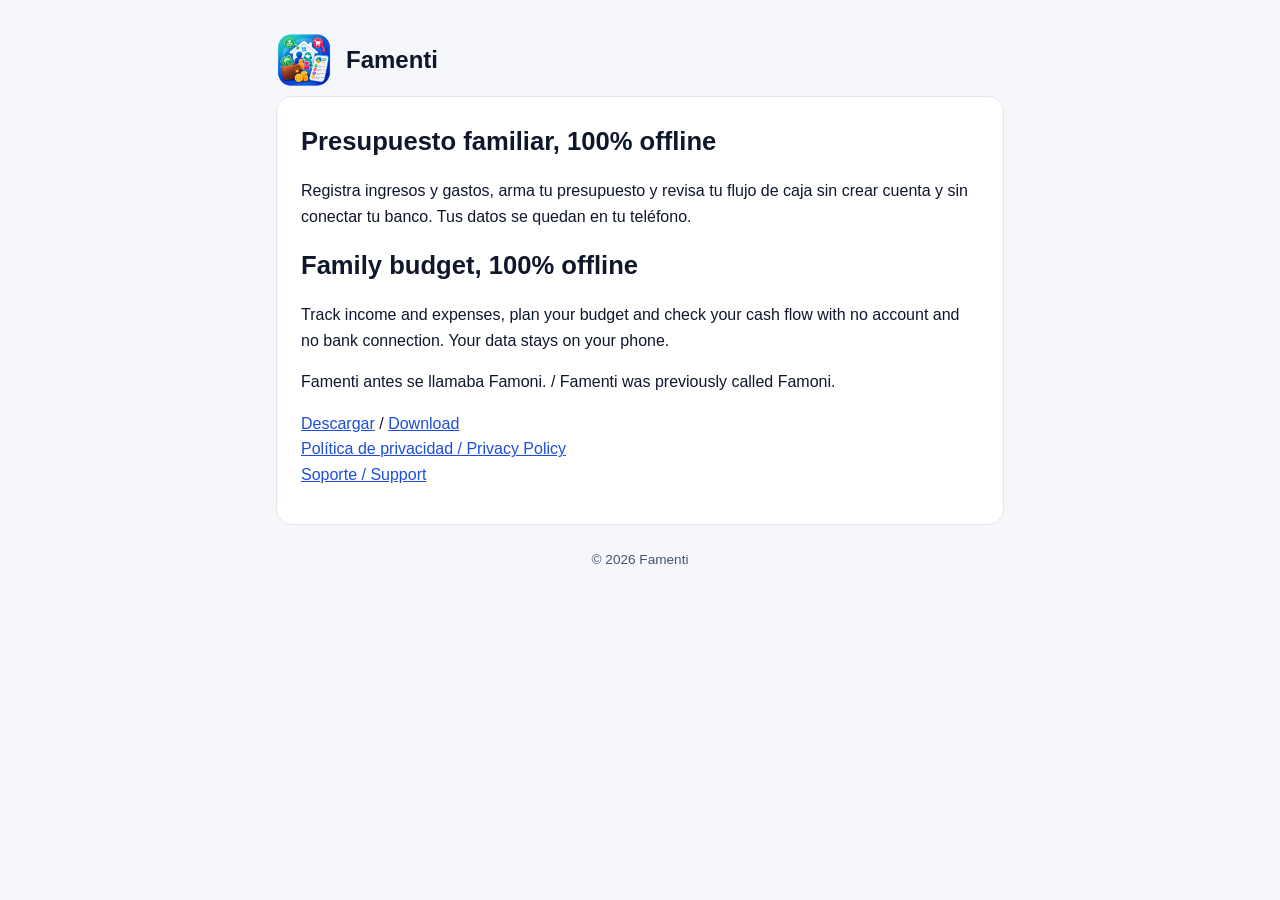
<file: index.html>
<!doctype html>
<html lang="es">
<head>
<meta charset="utf-8">
<meta name="viewport" content="width=device-width, initial-scale=1">
<title>Famenti</title>
<link rel="icon" href="icon.png">
<link rel="stylesheet" href="style.css">
</head>
<body>
<main>
<header><img src="icon.png" alt=""><a href="./">Famenti</a></header>
<section>
<h1>Presupuesto familiar, 100% offline</h1>
<p>Registra ingresos y gastos, arma tu presupuesto y revisa tu flujo de caja sin crear cuenta y sin conectar tu banco. Tus datos se quedan en tu teléfono.</p>
<h1 lang="en">Family budget, 100% offline</h1>
<p lang="en">Track income and expenses, plan your budget and check your cash flow with no account and no bank connection. Your data stays on your phone.</p>
<p>Famenti antes se llamaba Famoni. / <span lang="en">Famenti was previously called Famoni.</span></p>
<p><a href="descargar/">Descargar</a> / <a href="download/">Download</a><br><a href="privacy/">Política de privacidad / Privacy Policy</a><br><a href="support/">Soporte / Support</a></p>
</section>
<footer>© 2026 Famenti</footer>
</main>
</body>
</html>
</file>
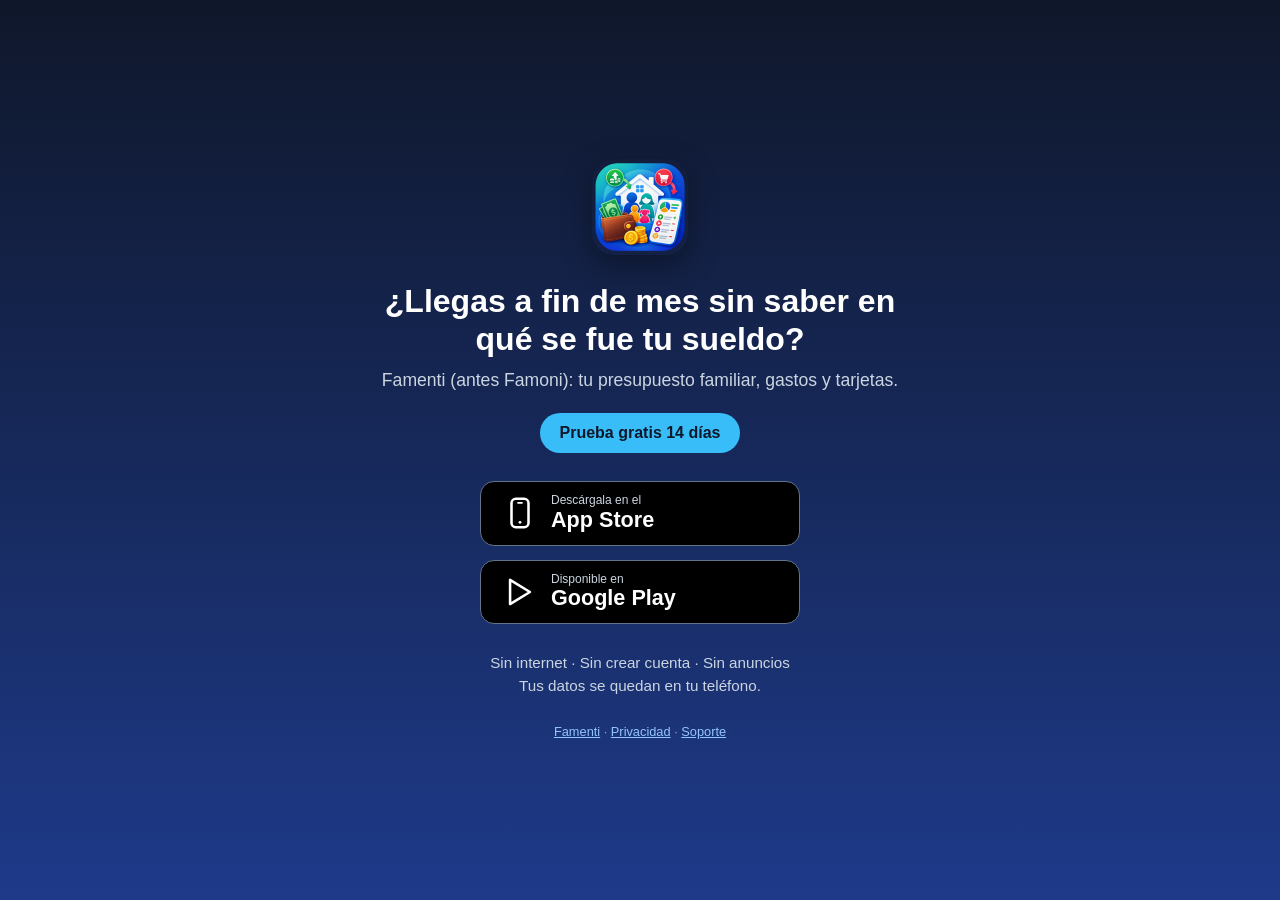
<file: descargar/index.html>
<!doctype html>
<html lang="es">
<head>
<meta charset="utf-8">
<meta name="viewport" content="width=device-width, initial-scale=1">
<title>Descarga Famenti</title>
<meta name="description" content="Presupuesto familiar, gastos y tarjetas. Sin internet, 100% privado. Prueba gratis 14 días.">
<meta property="og:title" content="Famenti: Presupuesto Familiar">
<meta property="og:description" content="¿Llegas a fin de mes sin saber en qué se fue tu sueldo? Prueba Famenti gratis 14 días.">
<meta property="og:image" content="https://andresvallejobaldeon.github.io/famoni/icon.png">
<meta property="og:url" content="https://andresvallejobaldeon.github.io/famoni/descargar/">
<link rel="icon" href="../icon.png">
<script>
// Sends each phone to its own store; computers stay on the page with both buttons.
// Add ?ver to the URL to see the page on a phone without being redirected.
(function () {
  if (/[?&]ver\b/.test(location.search)) return;
  var ua = navigator.userAgent || "";
  var ios = /iPhone|iPad|iPod/i.test(ua) || (navigator.platform === "MacIntel" && navigator.maxTouchPoints > 1);
  if (ios) location.replace("https://apps.apple.com/app/id6822005921");
  else if (/Android/i.test(ua)) location.replace("https://play.google.com/store/apps/details?id=com.e2eas.famoni");
})();
</script>
<style>
*{box-sizing:border-box}
body{margin:0;min-height:100vh;display:flex;align-items:center;justify-content:center;padding:32px 16px;
  background:linear-gradient(180deg,#0F172A 0%,#1E3A8A 100%);color:#fff;
  font:16px/1.5 -apple-system,BlinkMacSystemFont,"Segoe UI",Roboto,Helvetica,Arial,sans-serif;text-align:center}
main{max-width:520px;width:100%}
.icon{width:96px;height:96px;border-radius:22px;box-shadow:0 10px 30px rgba(0,0,0,.35)}
h1{font-size:2rem;line-height:1.2;margin:20px 0 8px}
.lead{color:#CBD5E1;font-size:1.1rem;margin:0 0 6px}
.trial{display:inline-block;margin:14px 0 28px;padding:8px 20px;border-radius:999px;background:#38BDF8;color:#0F172A;font-weight:700}
.stores{display:flex;flex-direction:column;gap:14px;align-items:center}
.store{display:flex;align-items:center;gap:14px;width:100%;max-width:320px;padding:12px 22px;border-radius:14px;
  background:#000;color:#fff;text-decoration:none;border:1.5px solid #64748B;transition:transform .15s,border-color .15s}
.store:hover,.store:focus-visible{transform:translateY(-2px);border-color:#fff}
.store svg{width:34px;height:34px;flex:none}
.store span{display:flex;flex-direction:column;align-items:flex-start;line-height:1.15}
.store small{font-size:.75rem;color:#CBD5E1}
.store b{font-size:1.35rem;font-weight:600}
.facts{color:#CBD5E1;font-size:.95rem;margin:28px 0 0}
footer{margin-top:24px;font-size:.8rem;color:#94A3B8}
footer a{color:#93C5FD}
</style>
</head>
<body>
<main>
<img class="icon" src="../icon.png" alt="Famenti">
<h1>¿Llegas a fin de mes sin saber en qué se fue tu sueldo?</h1>
<p class="lead">Famenti (antes Famoni): tu presupuesto familiar, gastos y tarjetas.</p>
<span class="trial">Prueba gratis 14 días</span>
<div class="stores">
  <a class="store" href="https://apps.apple.com/app/id6822005921">
    <svg viewBox="0 0 24 24" fill="#fff" aria-hidden="true"><rect x="6" y="2" width="12" height="20" rx="3" fill="none" stroke="#fff" stroke-width="1.8"/><rect x="10" y="4.2" width="4" height="1.2" rx=".6"/><circle cx="12" cy="18.6" r="1"/></svg>
    <span><small>Descárgala en el</small><b>App Store</b></span>
  </a>
  <a class="store" href="https://play.google.com/store/apps/details?id=com.e2eas.famoni">
    <svg viewBox="0 0 24 24" aria-hidden="true"><path d="M5 3.5v17l14-8.5z" fill="none" stroke="#fff" stroke-width="1.8" stroke-linejoin="round"/></svg>
    <span><small>Disponible en</small><b>Google Play</b></span>
  </a>
</div>
<p class="facts">Sin internet · Sin crear cuenta · Sin anuncios<br>Tus datos se quedan en tu teléfono.</p>
<footer><a href="../">Famenti</a> · <a href="../privacy/">Privacidad</a> · <a href="../support/">Soporte</a></footer>
</main>
</body>
</html>
</file>
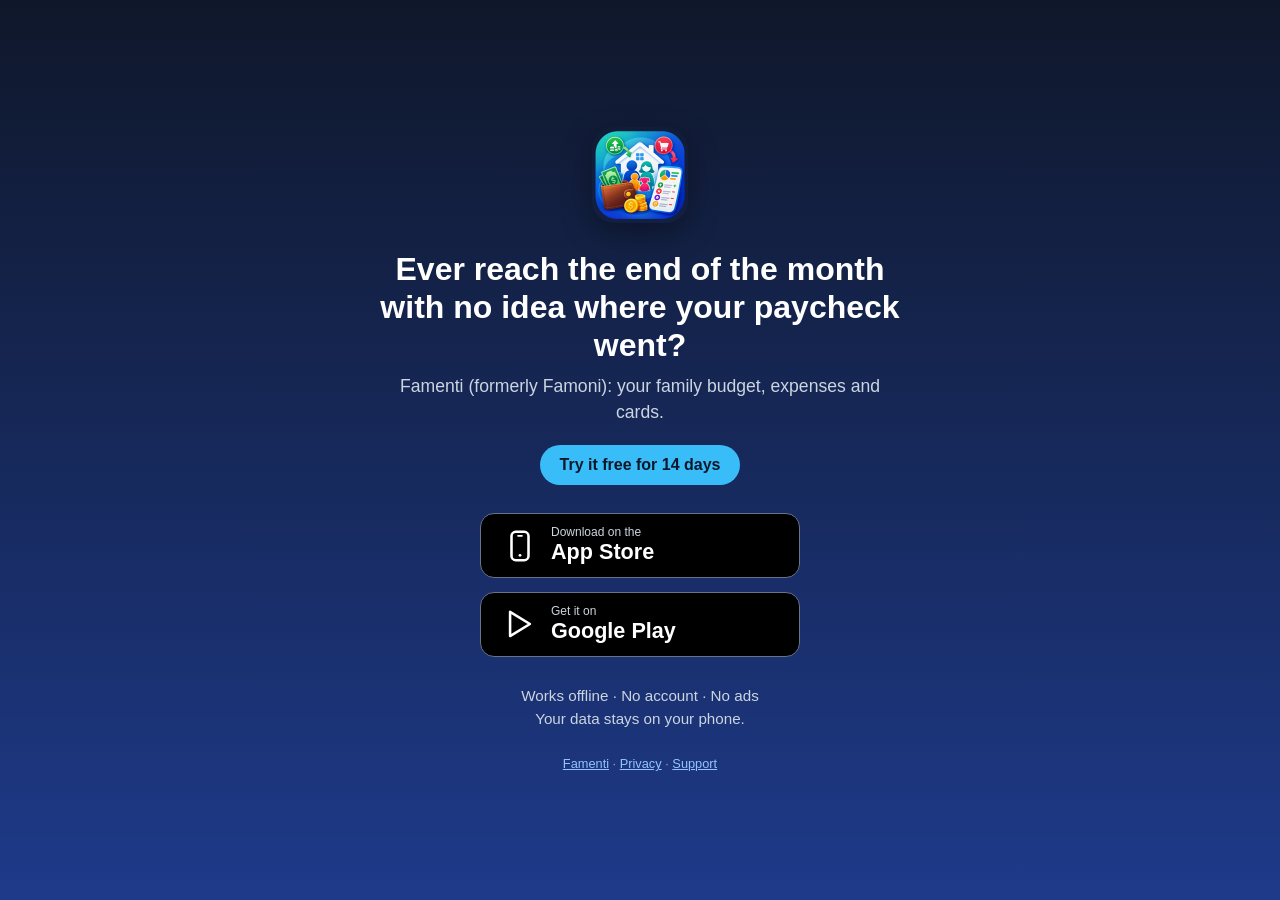
<file: download/index.html>
<!doctype html>
<html lang="en">
<head>
<meta charset="utf-8">
<meta name="viewport" content="width=device-width, initial-scale=1">
<title>Download Famenti</title>
<meta name="description" content="Family budget, expenses and cards. Works offline, 100% private. Try it free for 14 days.">
<meta property="og:title" content="Famenti: Family Budget">
<meta property="og:description" content="Ever reach the end of the month with no idea where your paycheck went? Try Famenti free for 14 days.">
<meta property="og:image" content="https://andresvallejobaldeon.github.io/famoni/icon.png">
<meta property="og:url" content="https://andresvallejobaldeon.github.io/famoni/download/">
<link rel="icon" href="../icon.png">
<script>
// Sends each phone to its own store; computers stay on the page with both buttons.
// Add ?ver to the URL to see the page on a phone without being redirected.
(function () {
  if (/[?&]ver\b/.test(location.search)) return;
  var ua = navigator.userAgent || "";
  var ios = /iPhone|iPad|iPod/i.test(ua) || (navigator.platform === "MacIntel" && navigator.maxTouchPoints > 1);
  if (ios) location.replace("https://apps.apple.com/app/id6822005921");
  else if (/Android/i.test(ua)) location.replace("https://play.google.com/store/apps/details?id=com.e2eas.famoni");
})();
</script>
<style>
*{box-sizing:border-box}
body{margin:0;min-height:100vh;display:flex;align-items:center;justify-content:center;padding:32px 16px;
  background:linear-gradient(180deg,#0F172A 0%,#1E3A8A 100%);color:#fff;
  font:16px/1.5 -apple-system,BlinkMacSystemFont,"Segoe UI",Roboto,Helvetica,Arial,sans-serif;text-align:center}
main{max-width:520px;width:100%}
.icon{width:96px;height:96px;border-radius:22px;box-shadow:0 10px 30px rgba(0,0,0,.35)}
h1{font-size:2rem;line-height:1.2;margin:20px 0 8px}
.lead{color:#CBD5E1;font-size:1.1rem;margin:0 0 6px}
.trial{display:inline-block;margin:14px 0 28px;padding:8px 20px;border-radius:999px;background:#38BDF8;color:#0F172A;font-weight:700}
.stores{display:flex;flex-direction:column;gap:14px;align-items:center}
.store{display:flex;align-items:center;gap:14px;width:100%;max-width:320px;padding:12px 22px;border-radius:14px;
  background:#000;color:#fff;text-decoration:none;border:1.5px solid #64748B;transition:transform .15s,border-color .15s}
.store:hover,.store:focus-visible{transform:translateY(-2px);border-color:#fff}
.store svg{width:34px;height:34px;flex:none}
.store span{display:flex;flex-direction:column;align-items:flex-start;line-height:1.15}
.store small{font-size:.75rem;color:#CBD5E1}
.store b{font-size:1.35rem;font-weight:600}
.facts{color:#CBD5E1;font-size:.95rem;margin:28px 0 0}
footer{margin-top:24px;font-size:.8rem;color:#94A3B8}
footer a{color:#93C5FD}
</style>
</head>
<body>
<main>
<img class="icon" src="../icon.png" alt="Famenti">
<h1>Ever reach the end of the month with no idea where your paycheck went?</h1>
<p class="lead">Famenti (formerly Famoni): your family budget, expenses and cards.</p>
<span class="trial">Try it free for 14 days</span>
<div class="stores">
  <a class="store" href="https://apps.apple.com/app/id6822005921">
    <svg viewBox="0 0 24 24" fill="#fff" aria-hidden="true"><rect x="6" y="2" width="12" height="20" rx="3" fill="none" stroke="#fff" stroke-width="1.8"/><rect x="10" y="4.2" width="4" height="1.2" rx=".6"/><circle cx="12" cy="18.6" r="1"/></svg>
    <span><small>Download on the</small><b>App Store</b></span>
  </a>
  <a class="store" href="https://play.google.com/store/apps/details?id=com.e2eas.famoni">
    <svg viewBox="0 0 24 24" aria-hidden="true"><path d="M5 3.5v17l14-8.5z" fill="none" stroke="#fff" stroke-width="1.8" stroke-linejoin="round"/></svg>
    <span><small>Get it on</small><b>Google Play</b></span>
  </a>
</div>
<p class="facts">Works offline · No account · No ads<br>Your data stays on your phone.</p>
<footer><a href="../">Famenti</a> · <a href="../privacy/#en">Privacy</a> · <a href="../support/#en">Support</a></footer>
</main>
</body>
</html>
</file>
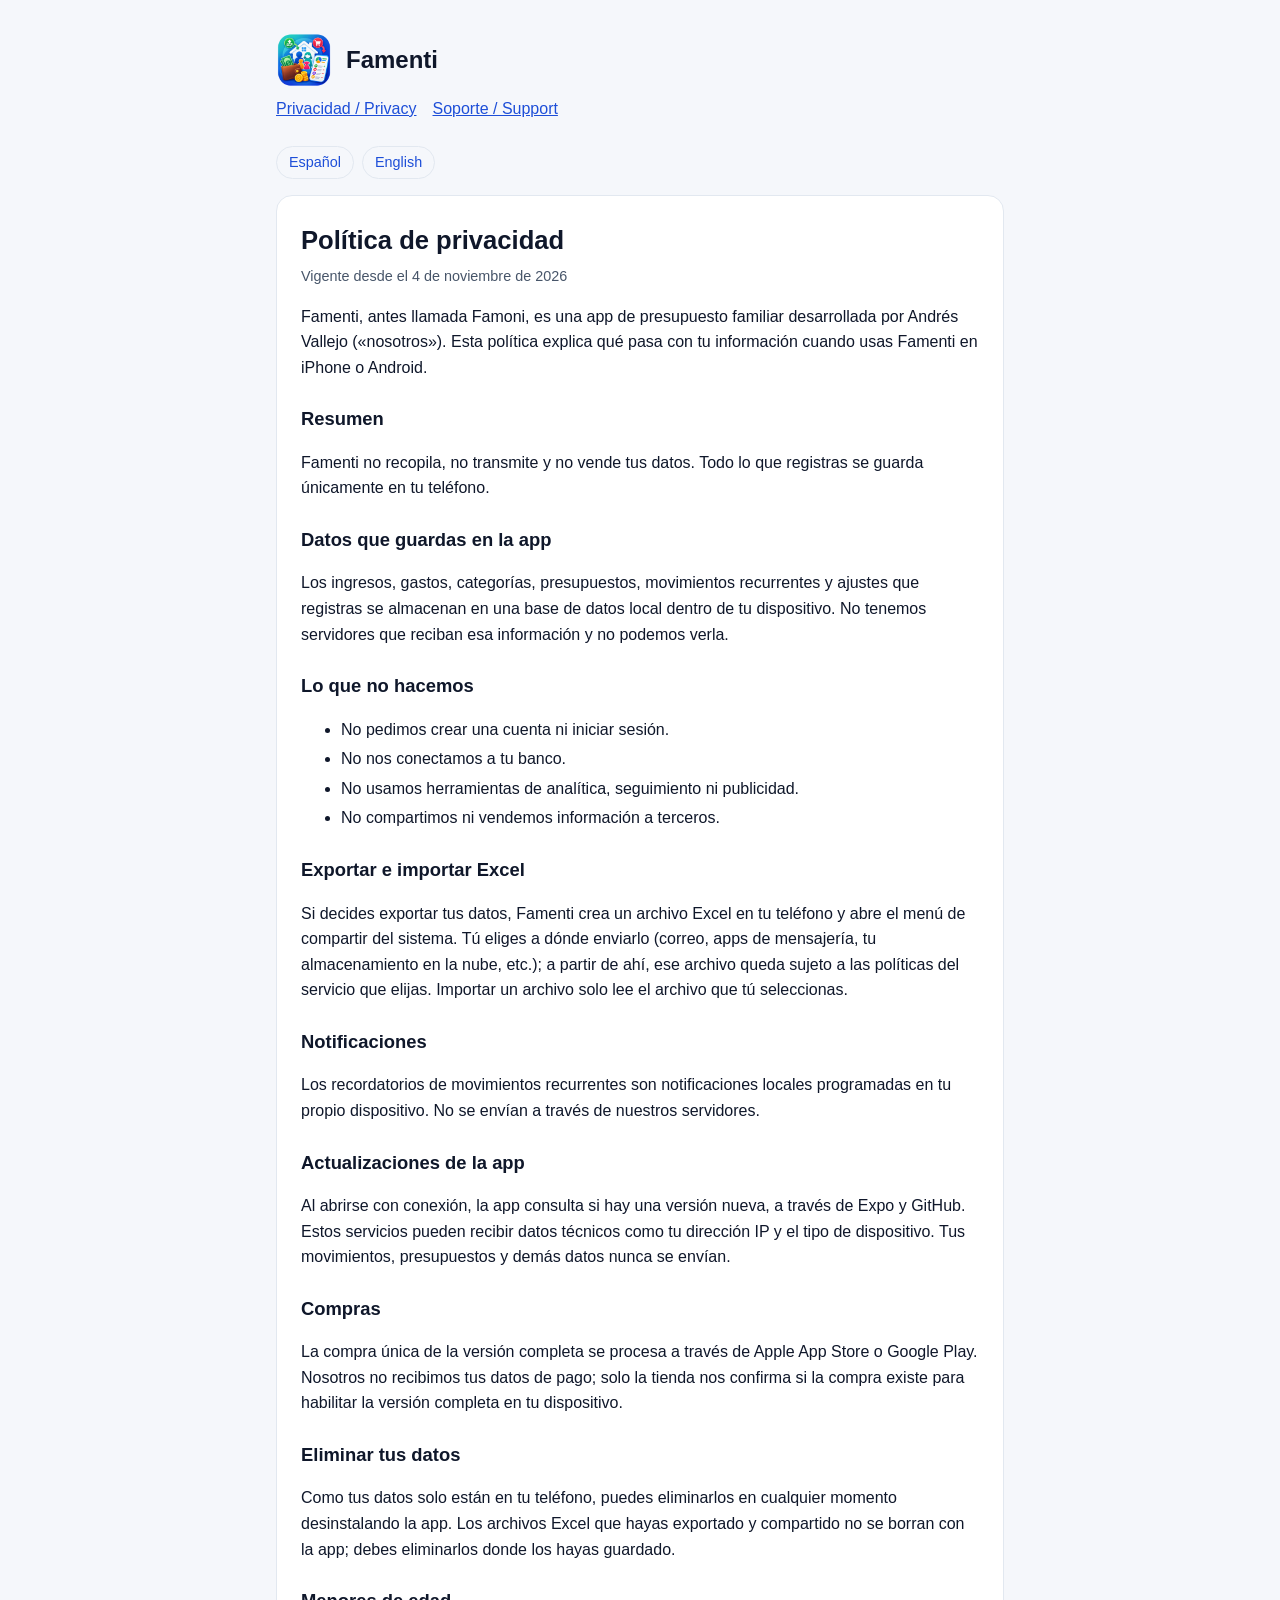
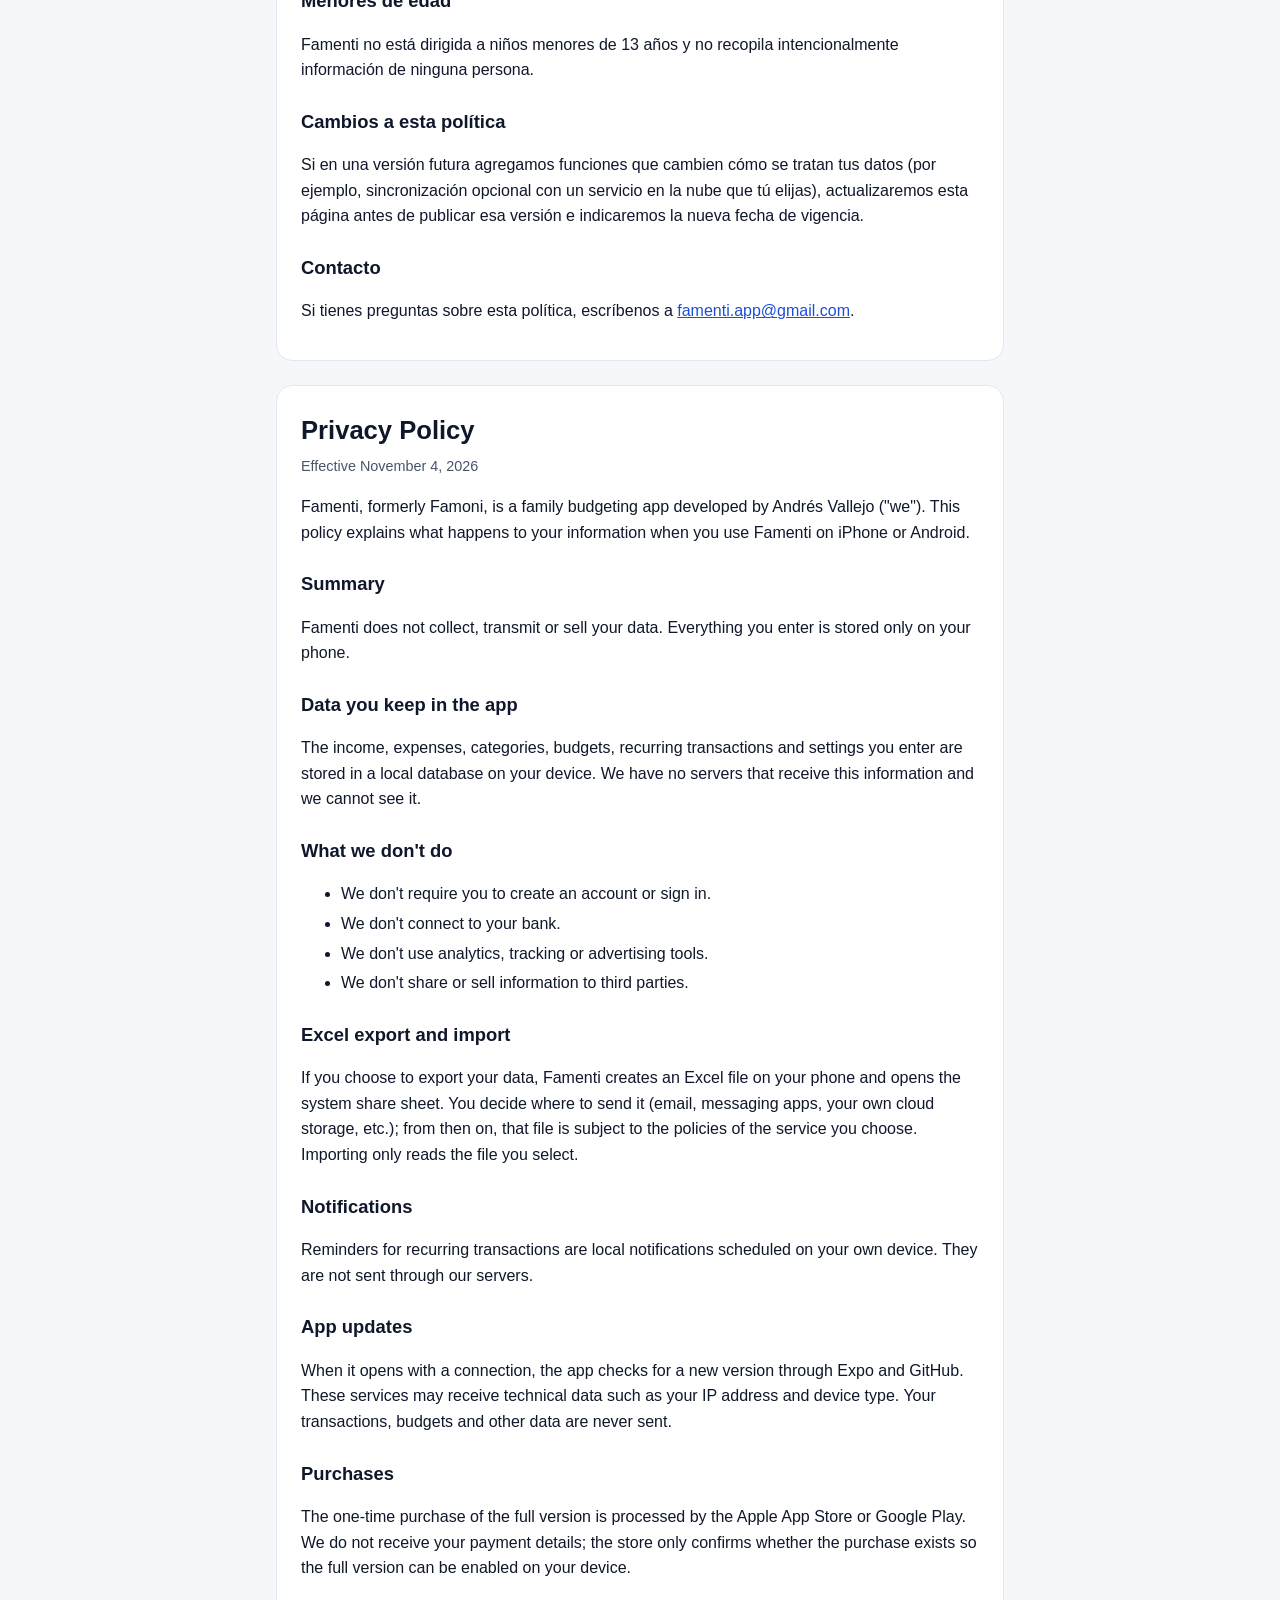
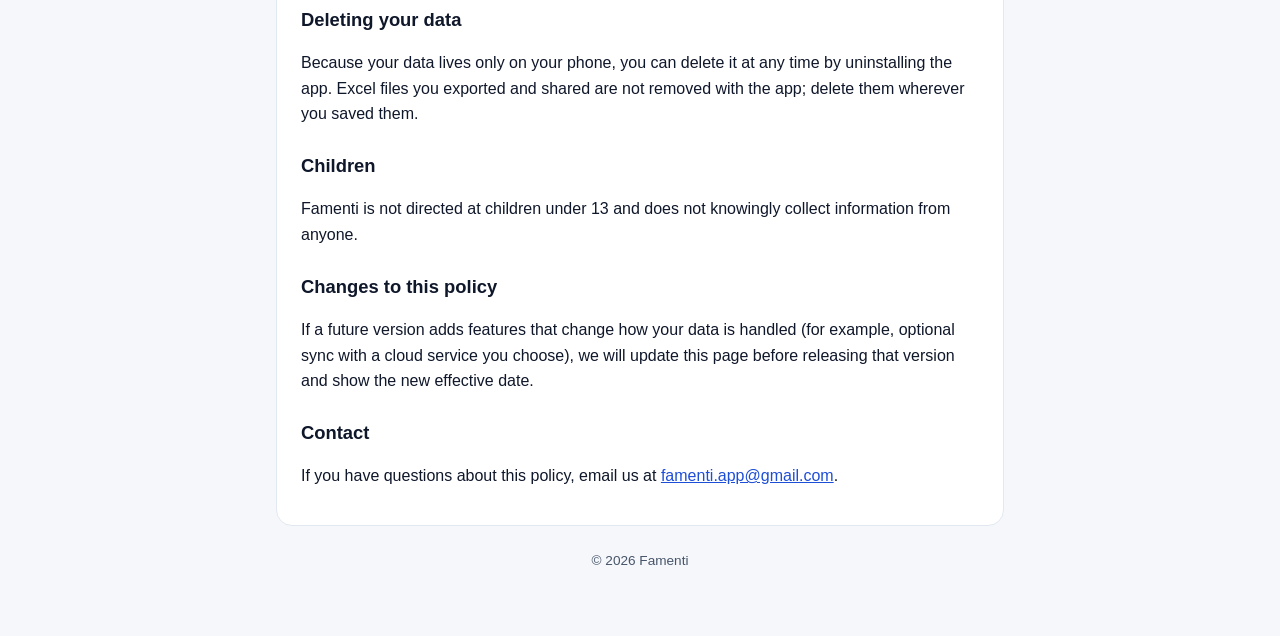
<file: privacy/index.html>
<!doctype html>
<html lang="es">
<head>
<meta charset="utf-8">
<meta name="viewport" content="width=device-width, initial-scale=1">
<title>Famenti – Política de privacidad / Privacy Policy</title>
<link rel="icon" href="../icon.png">
<link rel="stylesheet" href="../style.css">
</head>
<body>
<main>
<header><img src="../icon.png" alt=""><a href="../">Famenti</a></header>
<nav><a href="../privacy/">Privacidad / Privacy</a><a href="../support/">Soporte / Support</a></nav>
<div class="lang"><a href="#es">Español</a><a href="#en">English</a></div>

<section id="es" lang="es">
<h1>Política de privacidad</h1>
<p class="meta">Vigente desde el 4 de noviembre de 2026</p>
<p>Famenti, antes llamada Famoni, es una app de presupuesto familiar desarrollada por Andrés Vallejo («nosotros»). Esta política explica qué pasa con tu información cuando usas Famenti en iPhone o Android.</p>

<h2>Resumen</h2>
<p>Famenti no recopila, no transmite y no vende tus datos. Todo lo que registras se guarda únicamente en tu teléfono.</p>

<h2>Datos que guardas en la app</h2>
<p>Los ingresos, gastos, categorías, presupuestos, movimientos recurrentes y ajustes que registras se almacenan en una base de datos local dentro de tu dispositivo. No tenemos servidores que reciban esa información y no podemos verla.</p>

<h2>Lo que no hacemos</h2>
<ul>
<li>No pedimos crear una cuenta ni iniciar sesión.</li>
<li>No nos conectamos a tu banco.</li>
<li>No usamos herramientas de analítica, seguimiento ni publicidad.</li>
<li>No compartimos ni vendemos información a terceros.</li>
</ul>

<h2>Exportar e importar Excel</h2>
<p>Si decides exportar tus datos, Famenti crea un archivo Excel en tu teléfono y abre el menú de compartir del sistema. Tú eliges a dónde enviarlo (correo, apps de mensajería, tu almacenamiento en la nube, etc.); a partir de ahí, ese archivo queda sujeto a las políticas del servicio que elijas. Importar un archivo solo lee el archivo que tú seleccionas.</p>

<h2>Notificaciones</h2>
<p>Los recordatorios de movimientos recurrentes son notificaciones locales programadas en tu propio dispositivo. No se envían a través de nuestros servidores.</p>

<h2>Actualizaciones de la app</h2>
<p>Al abrirse con conexión, la app consulta si hay una versión nueva, a través de Expo y GitHub. Estos servicios pueden recibir datos técnicos como tu dirección IP y el tipo de dispositivo. Tus movimientos, presupuestos y demás datos nunca se envían.</p>

<h2>Compras</h2>
<p>La compra única de la versión completa se procesa a través de Apple App Store o Google Play. Nosotros no recibimos tus datos de pago; solo la tienda nos confirma si la compra existe para habilitar la versión completa en tu dispositivo.</p>

<h2>Eliminar tus datos</h2>
<p>Como tus datos solo están en tu teléfono, puedes eliminarlos en cualquier momento desinstalando la app. Los archivos Excel que hayas exportado y compartido no se borran con la app; debes eliminarlos donde los hayas guardado.</p>

<h2>Menores de edad</h2>
<p>Famenti no está dirigida a niños menores de 13 años y no recopila intencionalmente información de ninguna persona.</p>

<h2>Cambios a esta política</h2>
<p>Si en una versión futura agregamos funciones que cambien cómo se tratan tus datos (por ejemplo, sincronización opcional con un servicio en la nube que tú elijas), actualizaremos esta página antes de publicar esa versión e indicaremos la nueva fecha de vigencia.</p>

<h2>Contacto</h2>
<p>Si tienes preguntas sobre esta política, escríbenos a <a href="mailto:famenti.app@gmail.com">famenti.app@gmail.com</a>.</p>
</section>

<section id="en" lang="en">
<h1>Privacy Policy</h1>
<p class="meta">Effective November 4, 2026</p>
<p>Famenti, formerly Famoni, is a family budgeting app developed by Andrés Vallejo ("we"). This policy explains what happens to your information when you use Famenti on iPhone or Android.</p>

<h2>Summary</h2>
<p>Famenti does not collect, transmit or sell your data. Everything you enter is stored only on your phone.</p>

<h2>Data you keep in the app</h2>
<p>The income, expenses, categories, budgets, recurring transactions and settings you enter are stored in a local database on your device. We have no servers that receive this information and we cannot see it.</p>

<h2>What we don't do</h2>
<ul>
<li>We don't require you to create an account or sign in.</li>
<li>We don't connect to your bank.</li>
<li>We don't use analytics, tracking or advertising tools.</li>
<li>We don't share or sell information to third parties.</li>
</ul>

<h2>Excel export and import</h2>
<p>If you choose to export your data, Famenti creates an Excel file on your phone and opens the system share sheet. You decide where to send it (email, messaging apps, your own cloud storage, etc.); from then on, that file is subject to the policies of the service you choose. Importing only reads the file you select.</p>

<h2>Notifications</h2>
<p>Reminders for recurring transactions are local notifications scheduled on your own device. They are not sent through our servers.</p>

<h2>App updates</h2>
<p>When it opens with a connection, the app checks for a new version through Expo and GitHub. These services may receive technical data such as your IP address and device type. Your transactions, budgets and other data are never sent.</p>

<h2>Purchases</h2>
<p>The one-time purchase of the full version is processed by the Apple App Store or Google Play. We do not receive your payment details; the store only confirms whether the purchase exists so the full version can be enabled on your device.</p>

<h2>Deleting your data</h2>
<p>Because your data lives only on your phone, you can delete it at any time by uninstalling the app. Excel files you exported and shared are not removed with the app; delete them wherever you saved them.</p>

<h2>Children</h2>
<p>Famenti is not directed at children under 13 and does not knowingly collect information from anyone.</p>

<h2>Changes to this policy</h2>
<p>If a future version adds features that change how your data is handled (for example, optional sync with a cloud service you choose), we will update this page before releasing that version and show the new effective date.</p>

<h2>Contact</h2>
<p>If you have questions about this policy, email us at <a href="mailto:famenti.app@gmail.com">famenti.app@gmail.com</a>.</p>
</section>

<footer>© 2026 Famenti</footer>
</main>
</body>
</html>
</file>
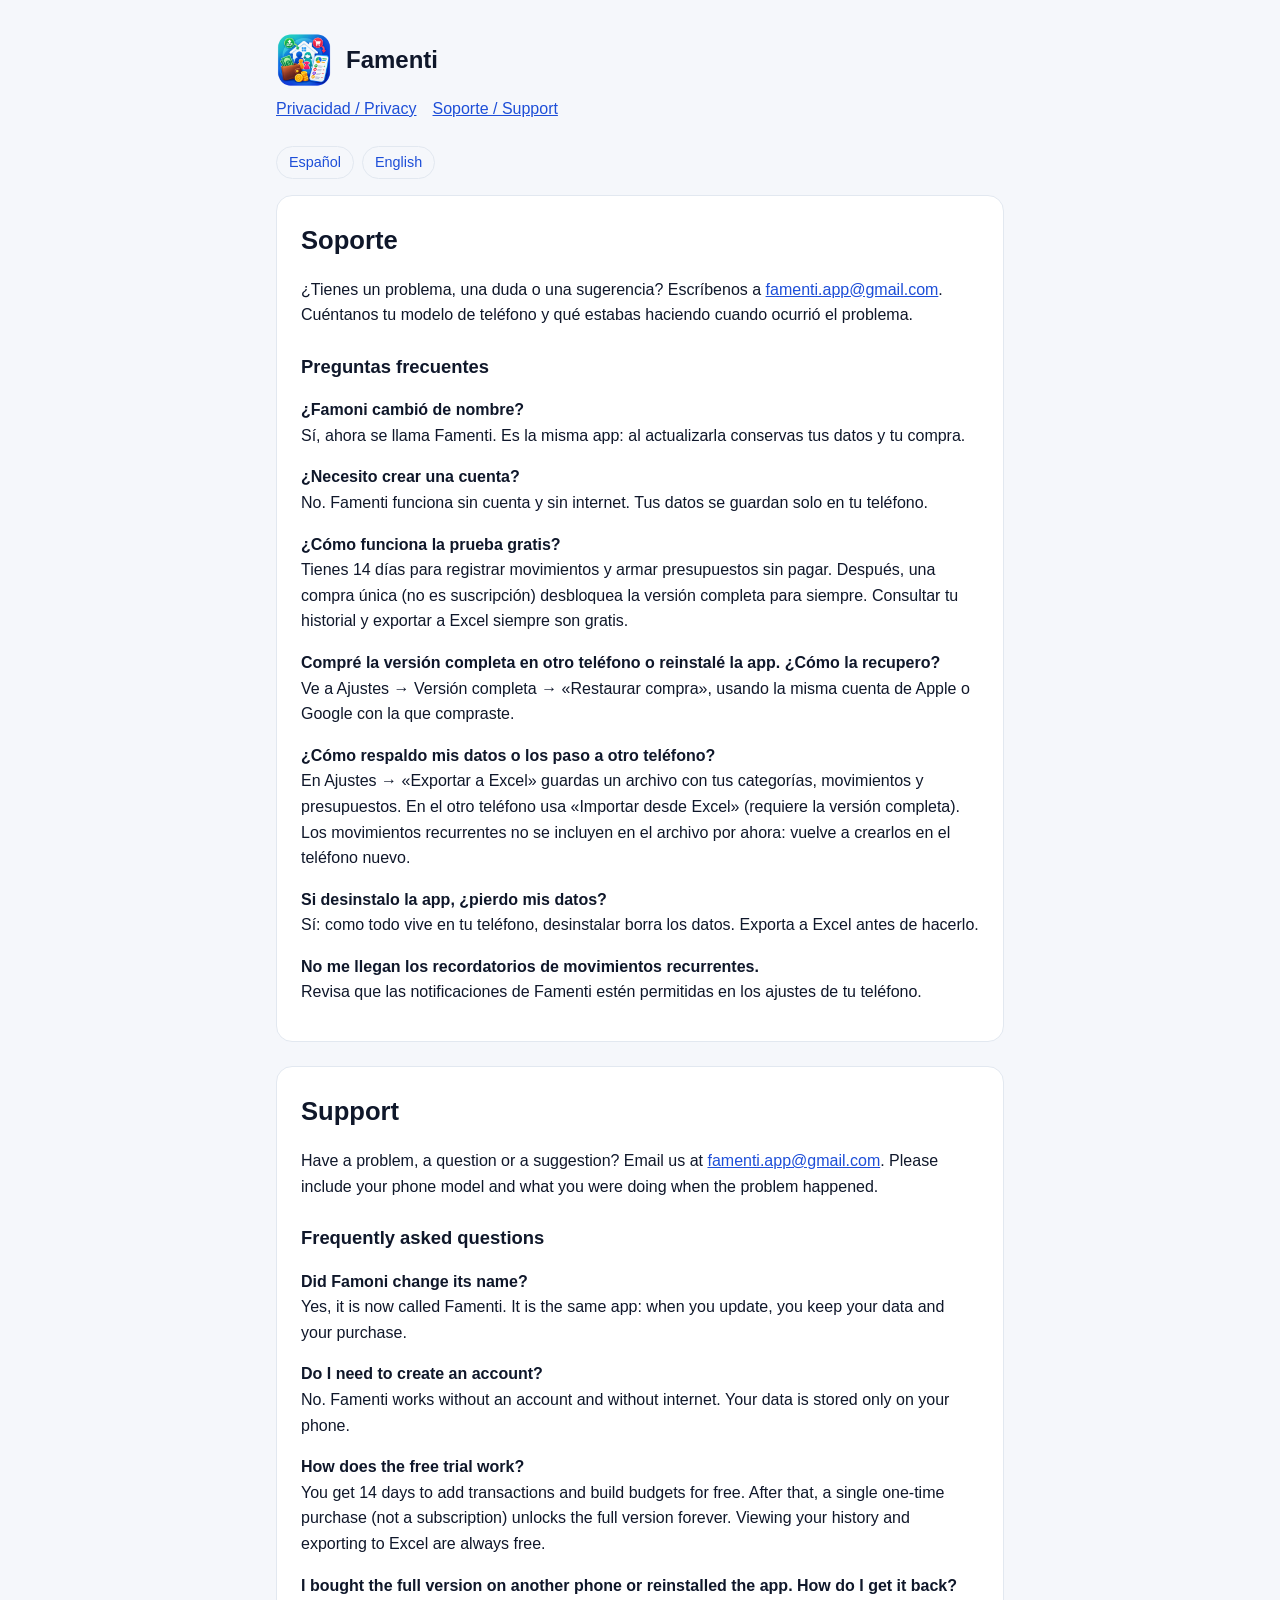
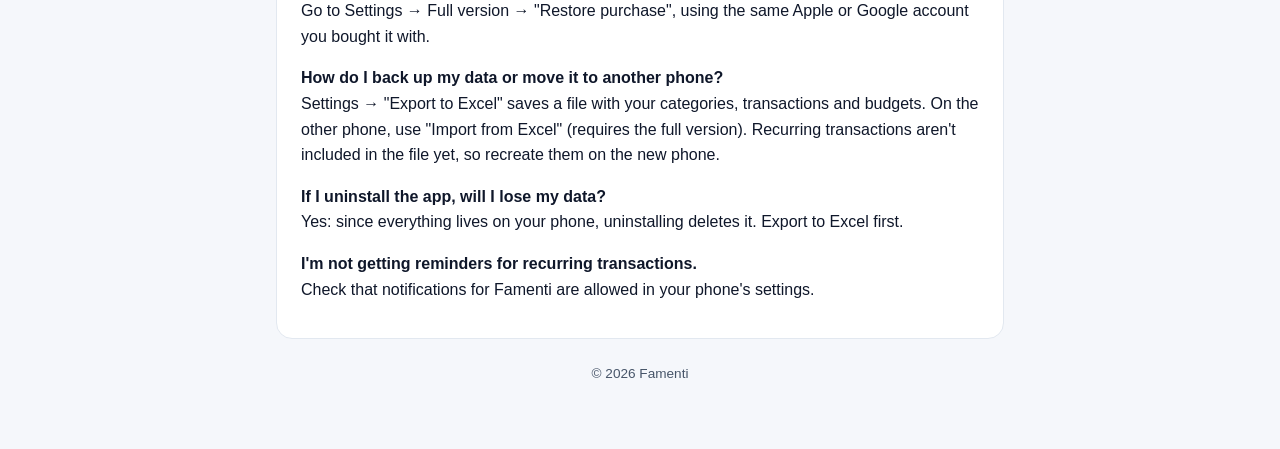
<file: support/index.html>
<!doctype html>
<html lang="es">
<head>
<meta charset="utf-8">
<meta name="viewport" content="width=device-width, initial-scale=1">
<title>Famenti – Soporte / Support</title>
<link rel="icon" href="../icon.png">
<link rel="stylesheet" href="../style.css">
</head>
<body>
<main>
<header><img src="../icon.png" alt=""><a href="../">Famenti</a></header>
<nav><a href="../privacy/">Privacidad / Privacy</a><a href="../support/">Soporte / Support</a></nav>
<div class="lang"><a href="#es">Español</a><a href="#en">English</a></div>

<section id="es" lang="es">
<h1>Soporte</h1>
<p>¿Tienes un problema, una duda o una sugerencia? Escríbenos a <a href="mailto:famenti.app@gmail.com?subject=Soporte%20Famenti">famenti.app@gmail.com</a>. Cuéntanos tu modelo de teléfono y qué estabas haciendo cuando ocurrió el problema.</p>

<h2>Preguntas frecuentes</h2>
<p><strong>¿Famoni cambió de nombre?</strong><br>Sí, ahora se llama Famenti. Es la misma app: al actualizarla conservas tus datos y tu compra.</p>
<p><strong>¿Necesito crear una cuenta?</strong><br>No. Famenti funciona sin cuenta y sin internet. Tus datos se guardan solo en tu teléfono.</p>
<p><strong>¿Cómo funciona la prueba gratis?</strong><br>Tienes 14 días para registrar movimientos y armar presupuestos sin pagar. Después, una compra única (no es suscripción) desbloquea la versión completa para siempre. Consultar tu historial y exportar a Excel siempre son gratis.</p>
<p><strong>Compré la versión completa en otro teléfono o reinstalé la app. ¿Cómo la recupero?</strong><br>Ve a Ajustes → Versión completa → «Restaurar compra», usando la misma cuenta de Apple o Google con la que compraste.</p>
<p><strong>¿Cómo respaldo mis datos o los paso a otro teléfono?</strong><br>En Ajustes → «Exportar a Excel» guardas un archivo con tus categorías, movimientos y presupuestos. En el otro teléfono usa «Importar desde Excel» (requiere la versión completa). Los movimientos recurrentes no se incluyen en el archivo por ahora: vuelve a crearlos en el teléfono nuevo.</p>
<p><strong>Si desinstalo la app, ¿pierdo mis datos?</strong><br>Sí: como todo vive en tu teléfono, desinstalar borra los datos. Exporta a Excel antes de hacerlo.</p>
<p><strong>No me llegan los recordatorios de movimientos recurrentes.</strong><br>Revisa que las notificaciones de Famenti estén permitidas en los ajustes de tu teléfono.</p>
</section>

<section id="en" lang="en">
<h1>Support</h1>
<p>Have a problem, a question or a suggestion? Email us at <a href="mailto:famenti.app@gmail.com?subject=Famenti%20support">famenti.app@gmail.com</a>. Please include your phone model and what you were doing when the problem happened.</p>

<h2>Frequently asked questions</h2>
<p><strong>Did Famoni change its name?</strong><br>Yes, it is now called Famenti. It is the same app: when you update, you keep your data and your purchase.</p>
<p><strong>Do I need to create an account?</strong><br>No. Famenti works without an account and without internet. Your data is stored only on your phone.</p>
<p><strong>How does the free trial work?</strong><br>You get 14 days to add transactions and build budgets for free. After that, a single one-time purchase (not a subscription) unlocks the full version forever. Viewing your history and exporting to Excel are always free.</p>
<p><strong>I bought the full version on another phone or reinstalled the app. How do I get it back?</strong><br>Go to Settings → Full version → "Restore purchase", using the same Apple or Google account you bought it with.</p>
<p><strong>How do I back up my data or move it to another phone?</strong><br>Settings → "Export to Excel" saves a file with your categories, transactions and budgets. On the other phone, use "Import from Excel" (requires the full version). Recurring transactions aren't included in the file yet, so recreate them on the new phone.</p>
<p><strong>If I uninstall the app, will I lose my data?</strong><br>Yes: since everything lives on your phone, uninstalling deletes it. Export to Excel first.</p>
<p><strong>I'm not getting reminders for recurring transactions.</strong><br>Check that notifications for Famenti are allowed in your phone's settings.</p>
</section>

<footer>© 2026 Famenti</footer>
</main>
</body>
</html>
</file>
<file: style.css>
:root{--bg:#F5F7FB;--card:#FFFFFF;--text:#0F172A;--muted:#475569;--accent:#1D4ED8;--line:#E2E8F0}
@media (prefers-color-scheme:dark){:root{--bg:#0F172A;--card:#1E293B;--text:#F1F5F9;--muted:#CBD5E1;--accent:#93C5FD;--line:#334155}}
*{box-sizing:border-box}
body{margin:0;background:var(--bg);color:var(--text);font:16px/1.6 -apple-system,BlinkMacSystemFont,"Segoe UI",Roboto,Helvetica,Arial,sans-serif}
main{max-width:760px;margin:0 auto;padding:32px 16px 64px}
header{display:flex;align-items:center;gap:14px;margin-bottom:8px}
header img{width:56px;height:56px;border-radius:13px}
header a{color:inherit;text-decoration:none;font-size:1.5rem;font-weight:700}
nav{display:flex;gap:16px;flex-wrap:wrap;margin:8px 0 24px}
a{color:var(--accent)}
.lang{display:flex;gap:8px;margin:0 0 16px}
.lang a{padding:4px 12px;border:1px solid var(--line);border-radius:999px;text-decoration:none;font-size:.9rem}
section{background:var(--card);border:1px solid var(--line);border-radius:16px;padding:8px 24px 20px;margin-bottom:24px}
h1{font-size:1.6rem;margin:16px 0 4px}
h2{font-size:1.15rem;margin:24px 0 4px}
.meta{color:var(--muted);font-size:.9rem;margin:0 0 8px}
p,li{color:var(--text)}
li{margin:4px 0}
footer{color:var(--muted);font-size:.85rem;text-align:center}
</file>
